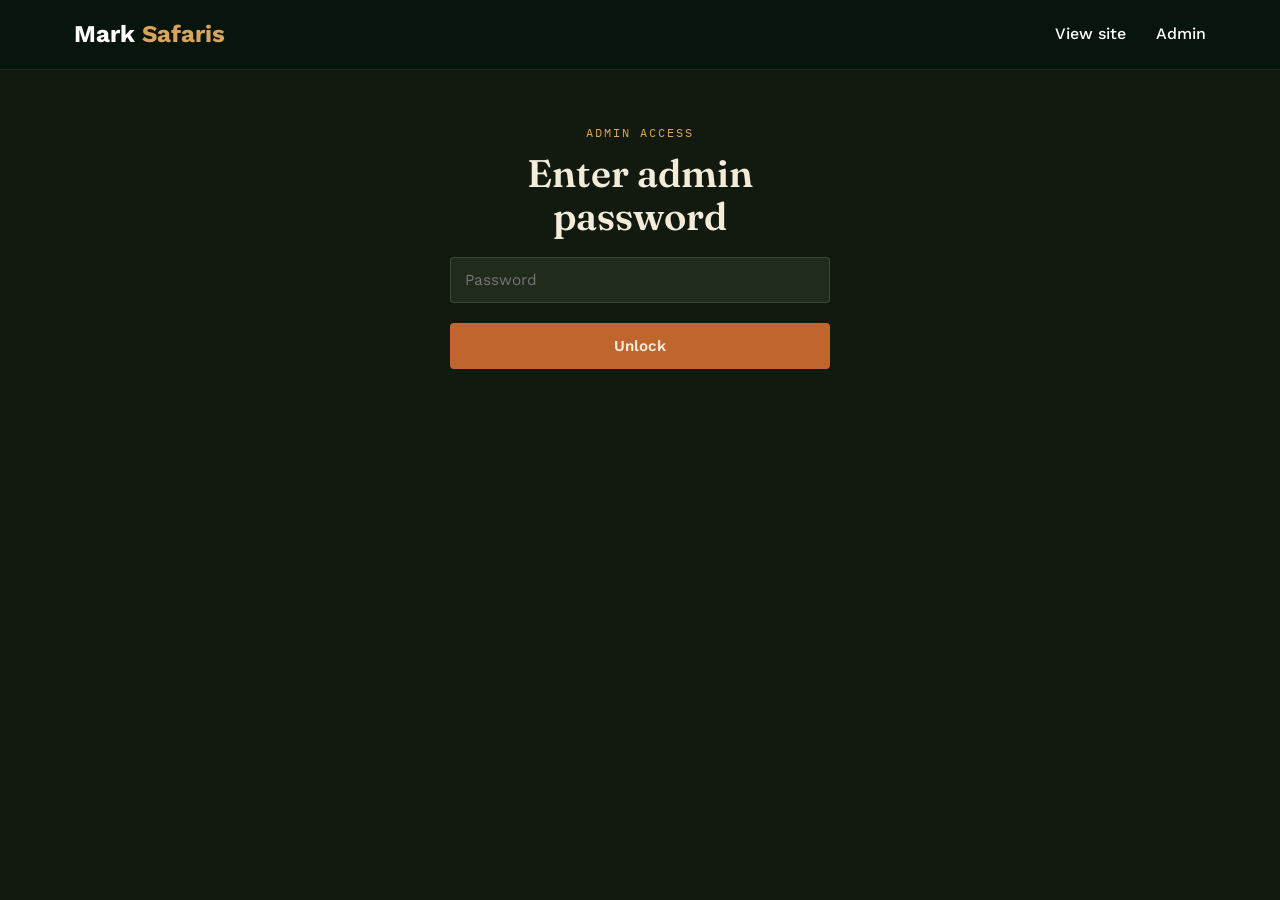
<file: admin.html>
<!DOCTYPE html>
<html lang="en">
<head>
<meta charset="UTF-8">
<meta name="viewport" content="width=device-width, initial-scale=1.0">
<title>Admin — Mark Safaris</title>
<link rel="preconnect" href="https://fonts.googleapis.com">
<link href="https://fonts.googleapis.com/css2?family=Fraunces:ital,wght@0,400;0,500;0,600;1,500&family=Work+Sans:wght@400;500;600;700&family=IBM+Plex+Mono:wght@400;500&display=swap" rel="stylesheet">
<link rel="stylesheet" href="css/style.css">
<meta name="robots" content="noindex, nofollow">
</head>
<body>

<nav class="site-nav">
  <div class="wrap">
    <a href="index.html" class="brand">Mark <span>Safaris</span></a>
    <ul class="nav-links">
      <li><a href="index.html">View site</a></li>
      <li><a href="admin.html" class="active">Admin</a></li>
    </ul>
  </div>
</nav>

<div id="lock" class="lock-screen">
  <span class="eyebrow">Admin Access</span>
  <h2>Enter admin password</h2>
  <div class="field"><input type="password" id="pw-input" placeholder="Password"></div>
  <button class="btn btn-primary btn-wide" id="pw-submit">Unlock</button>
  <p id="pw-error" style="color:var(--clay-bright); font-size:0.85rem;"></p>
</div>

<div id="admin-app" style="display:none;">
  <header style="padding:48px 0 0;">
    <div class="wrap">
      <span class="eyebrow">Admin</span>
      <h1 style="font-size:clamp(1.8rem,3.5vw,2.6rem);">Manage packages</h1>
      <p style="max-width:640px;">Edit photos, prices and descriptions below. Changes save to this browser instantly. Use <b>Export</b> to download an updated data file you can hand to your developer (or paste into <code>js/data.js</code>) so the changes appear for every visitor, not just this browser.</p>
      <div style="display:flex; gap:12px; flex-wrap:wrap; margin:20px 0 8px;">
        <button class="btn btn-primary" id="add-pkg">+ Add Package</button>
        <button class="btn btn-ghost" id="export-json">Export JSON</button>
        <label class="btn btn-ghost" style="cursor:pointer;">Import JSON<input type="file" id="import-json" accept="application/json" style="display:none;"></label>
        <button class="btn btn-ghost" id="reset-defaults">Reset to Defaults</button>
        <button class="btn btn-ghost" id="logout">Log Out</button>
      </div>
      <div class="notice info">This admin panel is protected by a simple password meant to keep casual visitors out — it is not strong security, since the check happens in the browser. See README.md for how to properly restrict access (e.g. password-protecting this page at the hosting level) before relying on it for sensitive changes.</div>
    </div>
  </header>

  <section>
    <div class="wrap">
      <table class="admin-table">
        <thead>
          <tr><th>Photo</th><th>Package</th><th>Park</th><th>Price</th><th>Days</th><th></th></tr>
        </thead>
        <tbody id="pkg-rows"></tbody>
      </table>
    </div>
  </section>

  <!-- Edit panel -->
  <section id="edit-section" style="display:none; border-top:1px solid var(--line);">
    <div class="wrap">
      <h2 id="edit-heading">Edit package</h2>
      <div class="booking-panel" style="max-width:none;">
        <div class="field-row">
          <div class="field"><label>Package name *</label><input id="e-name"></div>
          <div class="field"><label>Park *</label><input id="e-park"></div>
        </div>
        <div class="field-row">
          <div class="field"><label>Price (USD per person) *</label><input type="number" id="e-price"></div>
          <div class="field"><label>Days *</label><input type="number" id="e-days"></div>
        </div>
        <div class="field-row">
          <div class="field"><label>Nights</label><input type="number" id="e-nights"></div>
          <div class="field"><label>Group size</label><input id="e-group"></div>
        </div>
        <div class="field"><label>Best time to visit</label><input id="e-besttime"></div>
        <div class="field"><label>Photo (main)</label><input id="e-image" placeholder="images/your-photo.jpg or a full https:// URL"></div>
        <p style="font-size:0.8rem;margin-top:-14px;">Drop your own photo file into the <code>images</code> folder next to this site and reference it here (e.g. <code>images/serengeti-sunrise.jpg</code>), or paste a full image URL. Leave blank to use the default illustration.</p>
        <div class="field"><label>Tagline</label><input id="e-tagline"></div>
        <div class="field"><label>Description</label><textarea id="e-description"></textarea></div>
        <div class="field"><label>Highlights (one per line)</label><textarea id="e-highlights"></textarea></div>
        <div class="field">
          <label>Itinerary — one day per line, format: Title | Description</label>
          <textarea id="e-itinerary" style="min-height:160px;"></textarea>
        </div>
        <div style="display:flex; gap:12px;">
          <button class="btn btn-primary" id="save-pkg">Save Changes</button>
          <button class="btn btn-ghost" id="cancel-edit">Cancel</button>
          <button class="btn btn-ghost" id="delete-pkg" style="margin-left:auto; border-color:var(--clay);">Delete Package</button>
        </div>
      </div>
    </div>
  </section>
</div>

<script src="js/config.js"></script>
<script src="js/data.js"></script>
<script src="js/app.js"></script>
<script src="js/admin.js"></script>
</body>
</html>
</file>
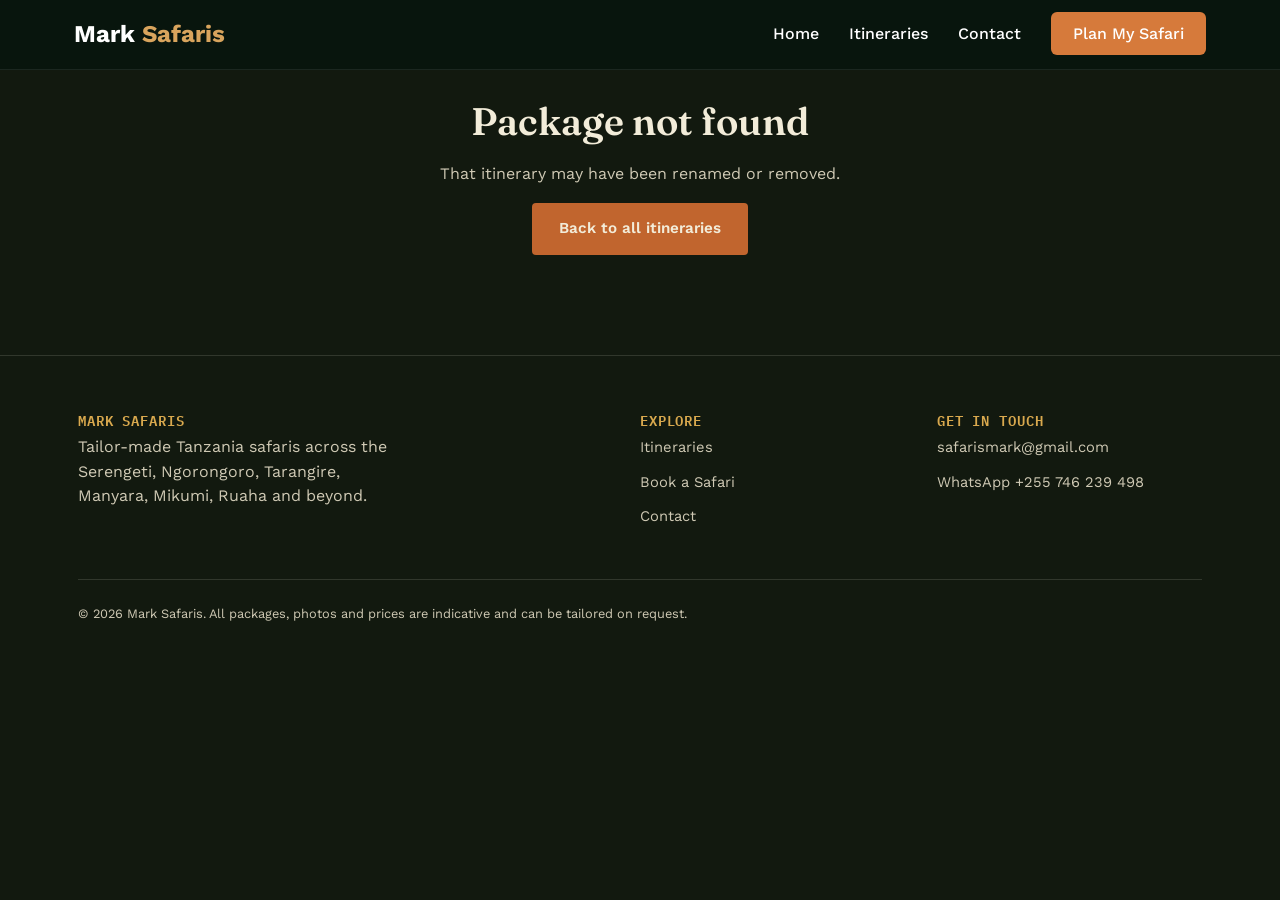
<file: package.html>
<!DOCTYPE html>
<html lang="en">
<head>
<meta charset="UTF-8">
<meta name="viewport" content="width=device-width, initial-scale=1.0">
<title id="page-title">Safari Package — Mark Safaris</title>
<link rel="preconnect" href="https://fonts.googleapis.com">
<link href="https://fonts.googleapis.com/css2?family=Fraunces:ital,wght@0,400;0,500;0,600;1,500&family=Work+Sans:wght@400;500;600;700&family=IBM+Plex+Mono:wght@400;500&display=swap" rel="stylesheet">
<link rel="stylesheet" href="css/style.css">
</head>
<body>

<nav class="site-nav">
  <div class="wrap">
    <a href="index.html" class="brand">Mark <span>Safaris</span></a>
    <ul class="nav-links">
      <li><a href="index.html">Home</a></li>
      <li><a href="packages.html">Itineraries</a></li>
      <li><a href="contact.html">Contact</a></li>
      <li><a href="booking.html" class="nav-cta">Plan My Safari</a></li>
    </ul>
    <button class="nav-toggle" aria-label="Menu">☰</button>
  </div>
</nav>

<div id="detail-root"></div>

<footer>
  <div class="wrap">
    <div class="cols">
      <div>
        <h4>Mark Safaris</h4>
        <p style="max-width:320px;">Tailor-made Tanzania safaris across the Serengeti, Ngorongoro, Tarangire, Manyara, Mikumi, Ruaha and beyond.</p>
      </div>
      <div>
        <h4>Explore</h4>
        <ul>
          <li><a href="packages.html">Itineraries</a></li>
          <li><a href="booking.html">Book a Safari</a></li>
          <li><a href="contact.html">Contact</a></li>
        </ul>
      </div>
      <div>
        <h4>Get in touch</h4>
        <ul>
          <li><a href="mailto:safarismark@gmail.com">safarismark@gmail.com</a></li>
          <li><a id="wa-footer" target="_blank" rel="noopener">WhatsApp +255 746 239 498</a></li>
        </ul>
      </div>
    </div>
    <p class="fine">© <span id="year"></span> Mark Safaris. All packages, photos and prices are indicative and can be tailored on request.</p>
  </div>
</footer>

<script src="js/config.js"></script>
<script src="js/data.js"></script>
<script src="js/app.js"></script>
<script>
  const id = getQueryParam("id");
  const pkg = findPackage(id);
  const root = document.getElementById("detail-root");

  if (!pkg) {
    root.innerHTML = `<div class="wrap" style="padding:100px 0;text-align:center;">
      <h2>Package not found</h2>
      <p>That itinerary may have been renamed or removed.</p>
      <a class="btn btn-primary" href="packages.html">Back to all itineraries</a>
    </div>`;
  } else {
    document.getElementById("page-title").textContent = pkg.name + " — Mark Safaris";
    const heroImg = pkg.image || "images/placeholder.svg";
    root.innerHTML = `
      <header class="detail-hero" id="detail-hero-el" style="background-image:url('${heroImg}')">
        <div class="wrap">
          <span class="eyebrow">${pkg.park}</span>
          <h1 style="font-size:clamp(2rem,4vw,3.4rem);">${pkg.name}</h1>
          <p class="lede" style="max-width:600px;">${pkg.tagline}</p>
        </div>
      </header>
      <section>
        <div class="wrap two-col">
          <div>
            <h2>Overview</h2>
            <p>${pkg.description}</p>
            <h3 style="margin-top:36px;">Highlights</h3>
            <ul class="highlight-list">
              ${pkg.highlights.map(h => `<li>${h}</li>`).join("")}
            </ul>
            <h3 style="margin-top:36px;">Day by day</h3>
            ${trailHTML(pkg.itinerary)}
          </div>
          <aside class="side-card">
            <span class="eyebrow">From</span>
            <div class="price" style="font-size:2rem;">${fmtPrice(pkg.price)}<small style="display:block;">per person, sharing</small></div>
            <div class="chip-list">
              <span class="chip">${pkg.days} day${pkg.days > 1 ? "s" : ""} / ${pkg.nights} night${pkg.nights === 1 ? "" : "s"}</span>
              <span class="chip">${pkg.groupSize}</span>
              <span class="chip">${pkg.bestTime}</span>
            </div>
            <a class="btn btn-primary btn-wide" href="booking.html?package=${encodeURIComponent(pkg.id)}" style="margin-top:10px;">Book This Safari</a>
            <a class="btn btn-ghost btn-wide" id="wa-ask" target="_blank" rel="noopener" style="margin-top:10px;">Ask on WhatsApp</a>
          </aside>
        </div>
      </section>
    `;
    document.getElementById("wa-ask").href = waLink(`Hi Mark Safaris, I'm interested in the "${pkg.name}" package.`);
    const probe = new Image();
    probe.onerror = () => { document.getElementById("detail-hero-el").style.backgroundImage = "url('images/placeholder.svg')"; };
    probe.src = heroImg;
  }

  document.getElementById("year").textContent = new Date().getFullYear();
  document.getElementById("wa-footer").href = waLink("Hi Mark Safaris, I'd like to ask about a safari package.");
</script>
</body>
</html>
</file>
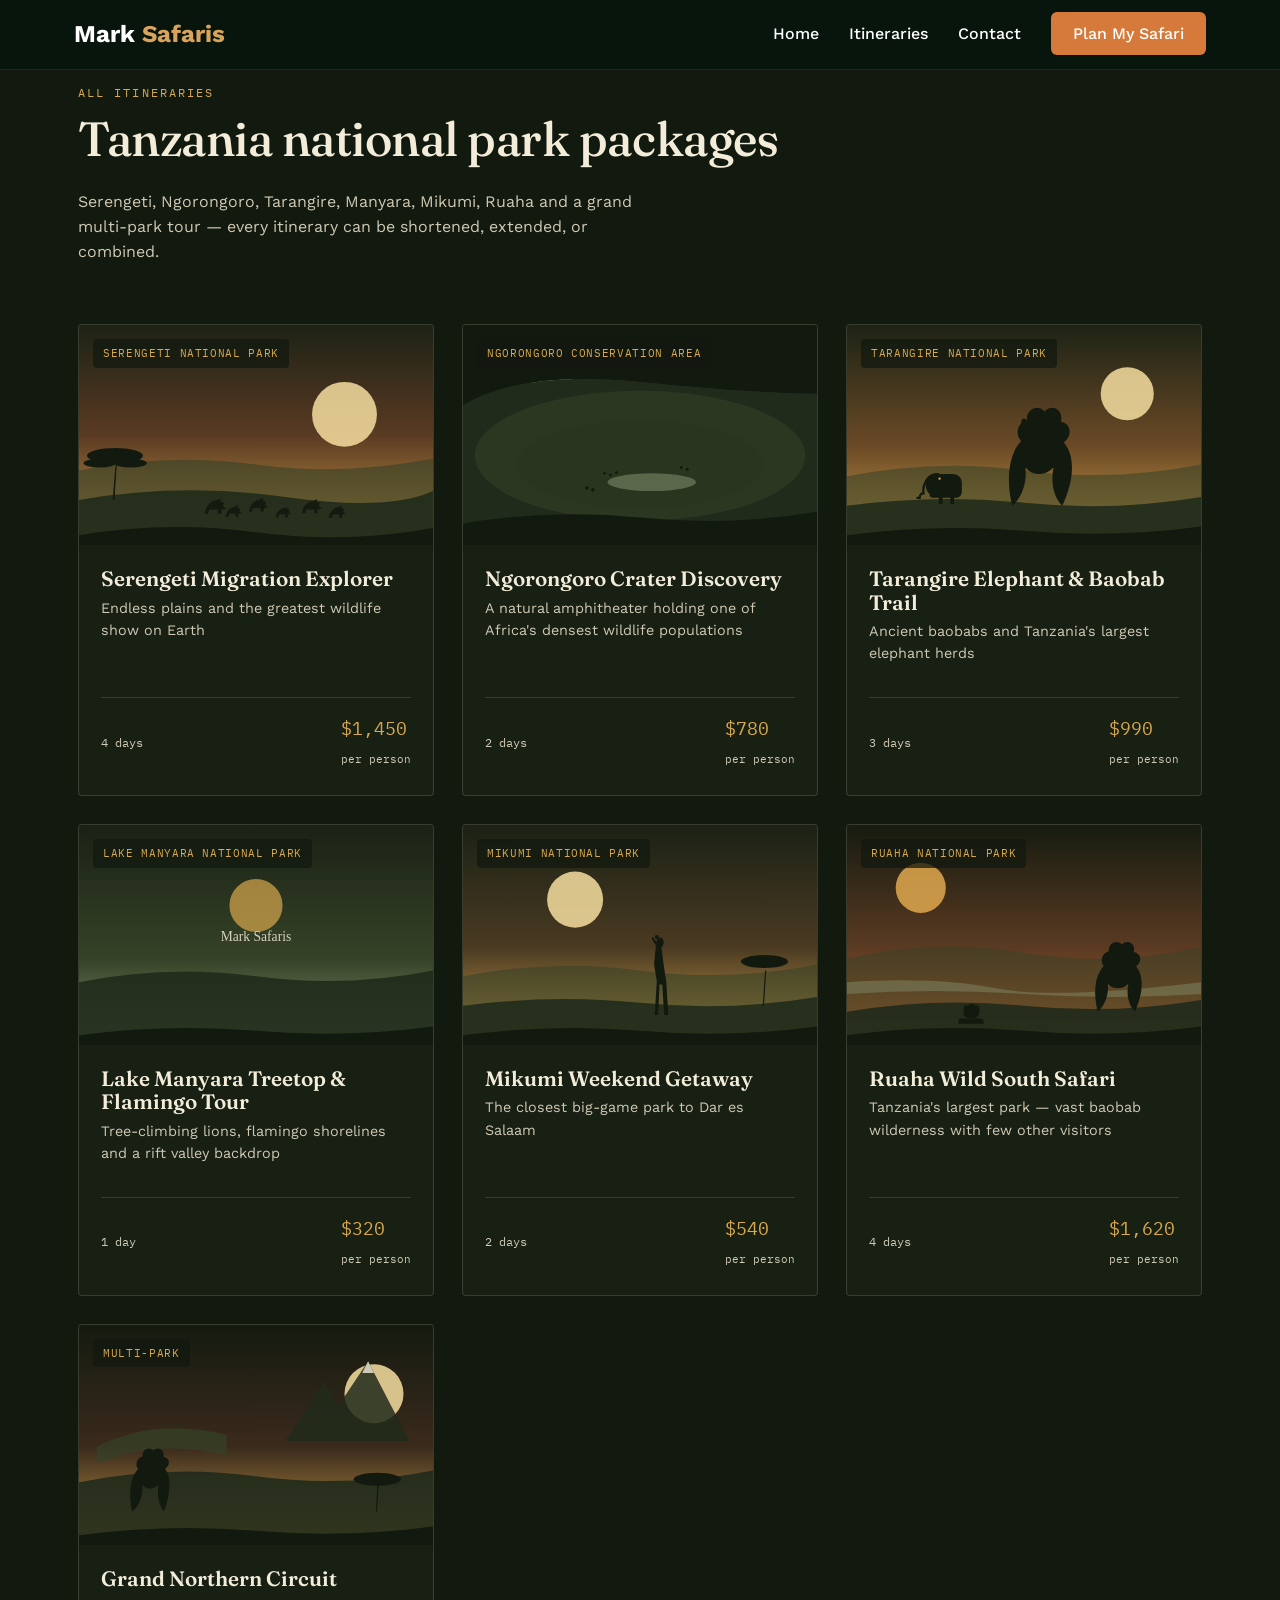
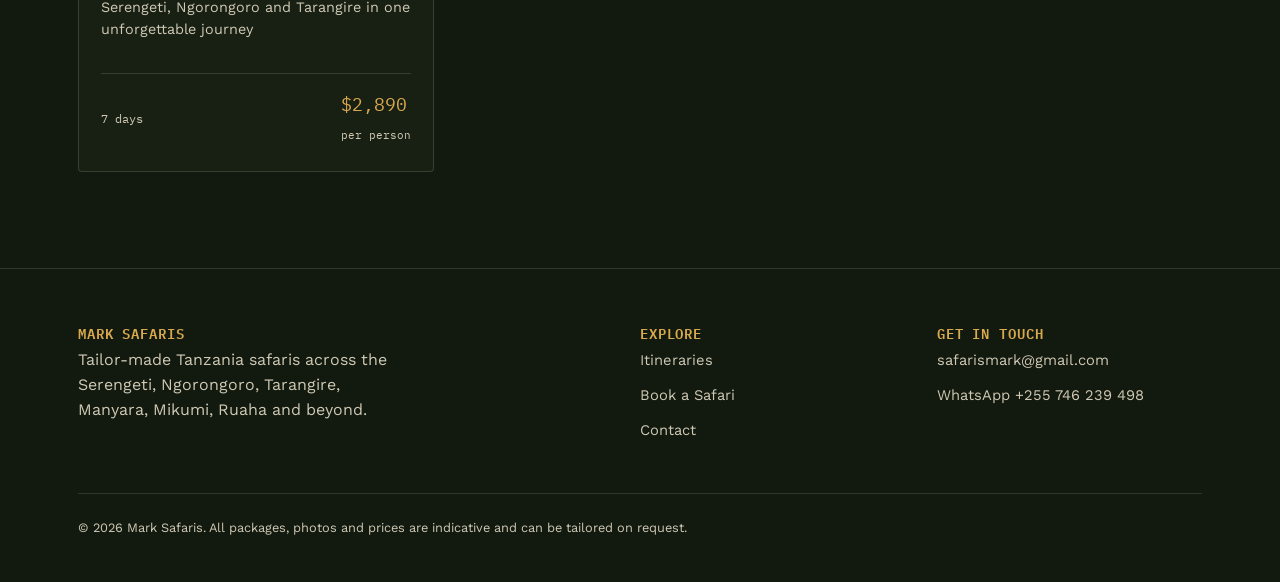
<file: packages.html>
<!DOCTYPE html>
<html lang="en">
<head>
<meta charset="UTF-8">
<meta name="viewport" content="width=device-width, initial-scale=1.0">
<title>Safari Itineraries — Mark Safaris</title>
<link rel="preconnect" href="https://fonts.googleapis.com">
<link href="https://fonts.googleapis.com/css2?family=Fraunces:ital,wght@0,400;0,500;0,600;1,500&family=Work+Sans:wght@400;500;600;700&family=IBM+Plex+Mono:wght@400;500&display=swap" rel="stylesheet">
<link rel="stylesheet" href="css/style.css">
</head>
<body>

<nav class="site-nav">
  <div class="wrap">
    <a href="index.html" class="brand">Mark <span>Safaris</span></a>
    <ul class="nav-links">
      <li><a href="index.html">Home</a></li>
      <li><a href="packages.html">Itineraries</a></li>
      <li><a href="contact.html">Contact</a></li>
      <li><a href="booking.html" class="nav-cta">Plan My Safari</a></li>
    </ul>
    <button class="nav-toggle" aria-label="Menu">☰</button>
  </div>
</nav>

<header style="padding:80px 0 20px;">
  <div class="wrap">
    <span class="eyebrow">All Itineraries</span>
    <h1 style="font-size:clamp(2rem,4vw,3rem);">Tanzania national park packages</h1>
    <p style="max-width:560px;">Serengeti, Ngorongoro, Tarangire, Manyara, Mikumi, Ruaha and a grand multi-park tour — every itinerary can be shortened, extended, or combined.</p>
  </div>
</header>

<section style="padding-top:24px;">
  <div class="wrap">
    <div class="pkg-grid" id="all-pkg-grid"></div>
  </div>
</section>

<footer>
  <div class="wrap">
    <div class="cols">
      <div>
        <h4>Mark Safaris</h4>
        <p style="max-width:320px;">Tailor-made Tanzania safaris across the Serengeti, Ngorongoro, Tarangire, Manyara, Mikumi, Ruaha and beyond.</p>
      </div>
      <div>
        <h4>Explore</h4>
        <ul>
          <li><a href="packages.html">Itineraries</a></li>
          <li><a href="booking.html">Book a Safari</a></li>
          <li><a href="contact.html">Contact</a></li>
        </ul>
      </div>
      <div>
        <h4>Get in touch</h4>
        <ul>
          <li><a href="mailto:safarismark@gmail.com">safarismark@gmail.com</a></li>
          <li><a id="wa-footer" target="_blank" rel="noopener">WhatsApp +255 746 239 498</a></li>
        </ul>
      </div>
    </div>
    <p class="fine">© <span id="year"></span> Mark Safaris. All packages, photos and prices are indicative and can be tailored on request.</p>
  </div>
</footer>

<script src="js/config.js"></script>
<script src="js/data.js"></script>
<script src="js/app.js"></script>
<script>
  renderPackageGrid("#all-pkg-grid");
  document.getElementById("year").textContent = new Date().getFullYear();
  document.getElementById("wa-footer").href = waLink("Hi Mark Safaris, I'd like to ask about a safari package.");
</script>
</body>
</html>
</file>
<file: css/style.css>
/* Mark Safaris — visual identity
   Palette: dusk-savanna. A near-black bush green backdrop, warm
   parchment type, a burnt-clay primary accent and a dusty-gold
   secondary accent — evoking golden hour on the plains rather
   than a generic travel-brand look.
   Type: Fraunces (display, used sparingly) + Work Sans (body/UI)
   + IBM Plex Mono (data — prices, day numbers, reference codes).
   Signature: a dashed "trail line" with waypoint dots that
   threads through itinerary days — it's a real route, so the
   sequence marker earns its place. */

:root {
  --bush-950: #12190f;
  --bush-900: #182014;
  --bush-800: #212b1b;
  --bush-700: #364227;
  --sage: #8a9a74;
  --parchment: #f2ecd9;
  --parchment-dim: #cfc9b4;
  --clay: #c1652e;
  --clay-bright: #e07d3e;
  --gold: #d9a94e;
  --line: rgba(242, 236, 217, 0.14);

  --font-display: "Fraunces", Georgia, serif;
  --font-body: "Work Sans", -apple-system, sans-serif;
  --font-mono: "IBM Plex Mono", monospace;

  --radius: 4px;
  --container: 1180px;
}

* { box-sizing: border-box; }
html { scroll-behavior: smooth; }

body {
  margin: 0;
  background: var(--bush-950);
  color: var(--parchment);
  font-family: var(--font-body);
  line-height: 1.55;
  -webkit-font-smoothing: antialiased;
}

img { max-width: 100%; display: block; }
a { color: inherit; }

.wrap {
  max-width: var(--container);
  margin: 0 auto;
  padding: 0 28px;
}

h1, h2, h3, h4 {
  font-family: var(--font-display);
  font-weight: 600;
  line-height: 1.12;
  margin: 0 0 0.5em;
  color: var(--parchment);
}
h1 { font-size: clamp(2.4rem, 5vw, 4.2rem); font-weight: 500; letter-spacing: -0.01em; }
h2 { font-size: clamp(1.7rem, 3vw, 2.5rem); }
h3 { font-size: 1.3rem; }
p { margin: 0 0 1em; color: var(--parchment-dim); }

.eyebrow {
  font-family: var(--font-mono);
  font-size: 0.72rem;
  letter-spacing: 0.18em;
  text-transform: uppercase;
  color: var(--gold);
  display: inline-block;
  margin-bottom: 0.9em;
}

/* ---------- nav ---------- */
/* ===== Navigation ===== */

.site-nav{
    position:fixed;
    top:0;
    left:0;
    width:100%;
    background:rgba(9,22,14,.95);
    backdrop-filter:blur(12px);
    z-index:1000;
    border-bottom:1px solid rgba(255,255,255,.08);
}

.site-nav .wrap{
    display:flex;
    justify-content:space-between;
    align-items:center;
    padding:16px 24px;
}

.brand{
    color:#fff;
    text-decoration:none;
    font-size:1.5rem;
    font-weight:700;
}

.brand span{
    color:#d8a45d;
}

.nav-links{
    display:flex;
    list-style:none;
    gap:30px;
    margin:0;
    padding:0;
}

.nav-links li a{
    color:#fff;
    text-decoration:none;
    font-weight:500;
    transition:.3s;
}

.nav-links li a:hover{
    color:#d8a45d;
}

.nav-cta{
    background:#d67a3b;
    padding:12px 22px;
    border-radius:6px;
}

.nav-toggle{
    display:none;
    background:none;
    border:none;
    color:#fff;
    font-size:32px;
    cursor:pointer;
}

/* ===== Mobile ===== */

@media(max-width:768px){

.nav-toggle{
    display:block;
}

.nav-links{
    position:fixed;
    top:70px;
    right:-100%;
    width:270px;
    height:calc(100vh - 70px);
    background:#0b1b11;
    flex-direction:column;
    padding:40px 25px;
    gap:25px;
    transition:.4s ease;
    box-shadow:-5px 0 20px rgba(0,0,0,.4);
}

.nav-links.active{
    right:0;
}

.nav-links li{
    width:100%;
}

.nav-links a{
    display:block;
    font-size:18px;
}

.nav-cta{
    text-align:center;
}

}
/* ---------- buttons ---------- */
.btn {
  display: inline-flex; align-items: center; gap: 8px;
  font-family: var(--font-body); font-weight: 600; font-size: 0.95rem;
  padding: 13px 26px; border-radius: var(--radius); text-decoration: none;
  border: 1px solid transparent; cursor: pointer; transition: all .15s;
}
.btn-primary { background: var(--clay); color: var(--parchment); }
.btn-primary:hover { background: var(--clay-bright); }
.btn-ghost { background: transparent; color: var(--parchment); border-color: var(--line); }
.btn-ghost:hover { border-color: var(--sage); }
.btn-gold { background: var(--gold); color: var(--bush-950); }
.btn-gold:hover { filter: brightness(1.08); }
.btn-wide { width: 100%; justify-content: center; }
.btn[disabled] { opacity: .5; cursor: not-allowed; }

/* ---------- hero ---------- */
.hero {
  position: relative; min-height: 88vh; display: flex; align-items: flex-end;
  background-size: cover; background-position: center;
  border-bottom: 1px solid var(--line);
}
.hero::after {
  content: ""; position: absolute; inset: 0;
  background: linear-gradient(180deg, rgba(18,25,15,0.15) 0%, rgba(18,25,15,0.55) 55%, rgba(18,25,15,0.96) 100%);
}
.hero-inner { position: relative; z-index: 2; padding-bottom: 72px; max-width: 780px; }
.hero .lede { font-size: 1.15rem; color: var(--parchment); max-width: 560px; }
.hero-actions { display: flex; gap: 16px; margin-top: 28px; flex-wrap: wrap; }
.hero-stats { display: flex; gap: 40px; margin-top: 56px; flex-wrap: wrap; }
.hero-stats .stat b { display: block; font-family: var(--font-mono); font-size: 1.6rem; color: var(--gold); }
.hero-stats .stat span { font-size: 0.8rem; color: var(--parchment-dim); text-transform: uppercase; letter-spacing: 0.06em; }

/* ---------- sections ---------- */
section { padding: 96px 0; }
.section-head { display: flex; justify-content: space-between; align-items: flex-end; gap: 24px; margin-bottom: 48px; flex-wrap: wrap; }
.section-head p { max-width: 480px; margin: 0; }

/* ---------- package cards ---------- */
.pkg-grid { display: grid; grid-template-columns: repeat(auto-fill, minmax(320px, 1fr)); gap: 28px; }
.pkg-card {
  background: var(--bush-900); border: 1px solid var(--line); border-radius: var(--radius);
  overflow: hidden; text-decoration: none; display: flex; flex-direction: column;
  transition: transform .2s, border-color .2s;
}
.pkg-card:hover { transform: translateY(-4px); border-color: var(--sage); }
.pkg-card .thumb { height: 220px; overflow: hidden; position: relative; }
.pkg-card .thumb img { width: 100%; height: 100%; object-fit: cover; transition: transform .4s; }
.pkg-card:hover .thumb img { transform: scale(1.06); }
.pkg-card .park-tag {
  position: absolute; top: 14px; left: 14px; font-family: var(--font-mono); font-size: 0.68rem;
  letter-spacing: 0.06em; text-transform: uppercase; background: rgba(18,25,15,0.75);
  color: var(--gold); padding: 6px 10px; border-radius: var(--radius);
}
.pkg-card .body { padding: 22px 22px 24px; flex: 1; display: flex; flex-direction: column; }
.pkg-card h3 { margin-bottom: 6px; }
.pkg-card .tagline { font-size: 0.9rem; color: var(--parchment-dim); flex: 1; }
.pkg-card .meta-row {
  display: flex; justify-content: space-between; align-items: center; margin-top: 18px;
  padding-top: 16px; border-top: 1px solid var(--line);
}
.price { font-family: var(--font-mono); color: var(--gold); font-size: 1.15rem; }
.price small { color: var(--parchment-dim); font-size: 0.7rem; }
.days-badge { font-family: var(--font-mono); font-size: 0.78rem; color: var(--parchment-dim); }

/* ---------- itinerary trail ---------- */
.trail { position: relative; padding-left: 46px; }
.trail::before {
  content: ""; position: absolute; left: 13px; top: 10px; bottom: 10px; width: 1px;
  background-image: linear-gradient(var(--sage) 60%, transparent 0%);
  background-size: 1px 10px; background-repeat: repeat-y;
}
.trail-day { position: relative; margin-bottom: 34px; }
.trail-day::before {
  content: ""; position: absolute; left: -46px; top: 4px; width: 26px; height: 26px;
  border-radius: 50%; background: var(--bush-950); border: 1px solid var(--gold);
}
.trail-day .num {
  position: absolute; left: -40px; top: 8px; width: 14px; text-align: center;
  font-family: var(--font-mono); font-size: 0.68rem; color: var(--gold);
}
.trail-day h4 { margin-bottom: 4px; font-size: 1.05rem; }
.trail-day p { margin: 0; font-size: 0.92rem; }

/* ---------- forms ---------- */
.field { margin-bottom: 20px; }
.field label { display: block; font-size: 0.82rem; text-transform: uppercase; letter-spacing: 0.05em;
  color: var(--parchment-dim); margin-bottom: 8px; font-family: var(--font-mono); }
.field input, .field select, .field textarea {
  width: 100%; background: var(--bush-800); border: 1px solid var(--line); color: var(--parchment);
  padding: 13px 14px; border-radius: var(--radius); font-family: var(--font-body); font-size: 0.96rem;
}
.field input:focus, .field select:focus, .field textarea:focus {
  outline: none; border-color: var(--gold);
}
.field textarea { min-height: 110px; resize: vertical; }
.field-row { display: grid; grid-template-columns: 1fr 1fr; gap: 18px; }
@media (max-width: 640px) { .field-row { grid-template-columns: 1fr; } }

/* ---------- booking steps ---------- */
.steps-nav { display: flex; gap: 10px; margin-bottom: 44px; flex-wrap: wrap; }
.steps-nav .step {
  font-family: var(--font-mono); font-size: 0.75rem; letter-spacing: 0.04em; text-transform: uppercase;
  padding: 9px 14px; border-radius: var(--radius); border: 1px solid var(--line); color: var(--parchment-dim);
}
.steps-nav .step.active { border-color: var(--gold); color: var(--gold); }
.steps-nav .step.done { border-color: var(--sage); color: var(--sage); }
.booking-panel {
  background: var(--bush-900); border: 1px solid var(--line); border-radius: var(--radius);
  padding: 40px; max-width: 680px;
}
@media (max-width: 640px) { .booking-panel { padding: 26px 20px; } }

.summary-row { display: flex; justify-content: space-between; padding: 12px 0; border-bottom: 1px solid var(--line); font-size: 0.94rem; }
.summary-row:last-child { border-bottom: none; }
.summary-row span:first-child { color: var(--parchment-dim); }

.bank-card {
  background: var(--bush-800); border: 1px solid var(--gold); border-radius: var(--radius);
  padding: 28px; margin: 24px 0;
}
.bank-card .bank-row { display: flex; justify-content: space-between; padding: 10px 0; border-bottom: 1px dashed var(--line); font-family: var(--font-mono); font-size: 0.92rem; gap: 12px; }
.bank-card .bank-row:last-child { border-bottom: none; }
.bank-card .bank-row span:first-child { color: var(--parchment-dim); text-transform: uppercase; font-size: 0.72rem; letter-spacing: 0.05em; }
.bank-card .bank-row span:last-child { color: var(--parchment); text-align: right; word-break: break-word; }

.notice {
  border-radius: var(--radius); padding: 14px 18px; font-size: 0.88rem; margin-bottom: 20px;
  border: 1px solid var(--line);
}
.notice.info { background: rgba(217, 169, 78, 0.08); border-color: var(--gold); color: var(--gold); }
.notice.ok { background: rgba(138, 154, 116, 0.12); border-color: var(--sage); color: var(--sage); }
.notice.warn { background: rgba(193, 101, 46, 0.12); border-color: var(--clay); color: var(--clay-bright); }

/* ---------- footer ---------- */
footer { border-top: 1px solid var(--line); padding: 56px 0 32px; }
footer .cols { display: grid; grid-template-columns: 2fr 1fr 1fr; gap: 32px; margin-bottom: 40px; }
@media (max-width: 720px) { footer .cols { grid-template-columns: 1fr; } }
footer h4 { font-size: 0.9rem; text-transform: uppercase; letter-spacing: 0.06em; color: var(--gold); font-family: var(--font-mono); }
footer ul { list-style: none; padding: 0; margin: 0; }
footer li { margin-bottom: 10px; }
footer a { text-decoration: none; color: var(--parchment-dim); font-size: 0.92rem; }
footer a:hover { color: var(--parchment); }
.fine { font-size: 0.8rem; color: var(--parchment-dim); border-top: 1px solid var(--line); padding-top: 24px; }

/* ---------- admin ---------- */
.admin-table { width: 100%; border-collapse: collapse; margin-top: 20px; }
.admin-table th, .admin-table td { text-align: left; padding: 12px 10px; border-bottom: 1px solid var(--line); font-size: 0.88rem; vertical-align: top; }
.admin-table th { font-family: var(--font-mono); text-transform: uppercase; font-size: 0.72rem; color: var(--parchment-dim); }
.admin-thumb { width: 70px; height: 50px; object-fit: cover; border-radius: 2px; }
.pill { display: inline-block; padding: 4px 10px; font-size: 0.7rem; border-radius: 20px; font-family: var(--font-mono); }
.pill.gold { background: rgba(217,169,78,.15); color: var(--gold); }

.lock-screen { max-width: 380px; margin: 120px auto; text-align: center; }

.contact-grid { display: grid; grid-template-columns: 1fr 1fr; gap: 48px; }
@media (max-width: 860px) { .contact-grid { grid-template-columns: 1fr; } }
.contact-card { background: var(--bush-900); border: 1px solid var(--line); padding: 26px; border-radius: var(--radius); margin-bottom: 16px; }
.contact-card h4 { margin-bottom: 4px; }
.contact-card a { color: var(--gold); text-decoration: none; }

.detail-hero { height: 60vh; background-size: cover; background-position: center; position: relative; }
.detail-hero::after { content:""; position:absolute; inset:0; background: linear-gradient(180deg, rgba(18,25,15,.1), rgba(18,25,15,.97)); }
.detail-hero .wrap { position: relative; z-index: 2; height: 100%; display: flex; align-items: flex-end; padding-bottom: 40px; }

.two-col { display: grid; grid-template-columns: 1.6fr 1fr; gap: 56px; align-items: start; }
@media (max-width: 900px) { .two-col { grid-template-columns: 1fr; } }
.side-card { background: var(--bush-900); border: 1px solid var(--line); border-radius: var(--radius); padding: 26px; position: sticky; top: 96px; }
.chip-list { display: flex; flex-wrap: wrap; gap: 8px; margin: 14px 0; }
.chip { font-family: var(--font-mono); font-size: 0.72rem; background: var(--bush-800); border: 1px solid var(--line); padding: 6px 10px; border-radius: 20px; color: var(--parchment-dim); }

ul.highlight-list { padding-left: 20px; margin: 0 0 24px; }
ul.highlight-list li { margin-bottom: 8px; color: var(--parchment-dim); }
</file>
